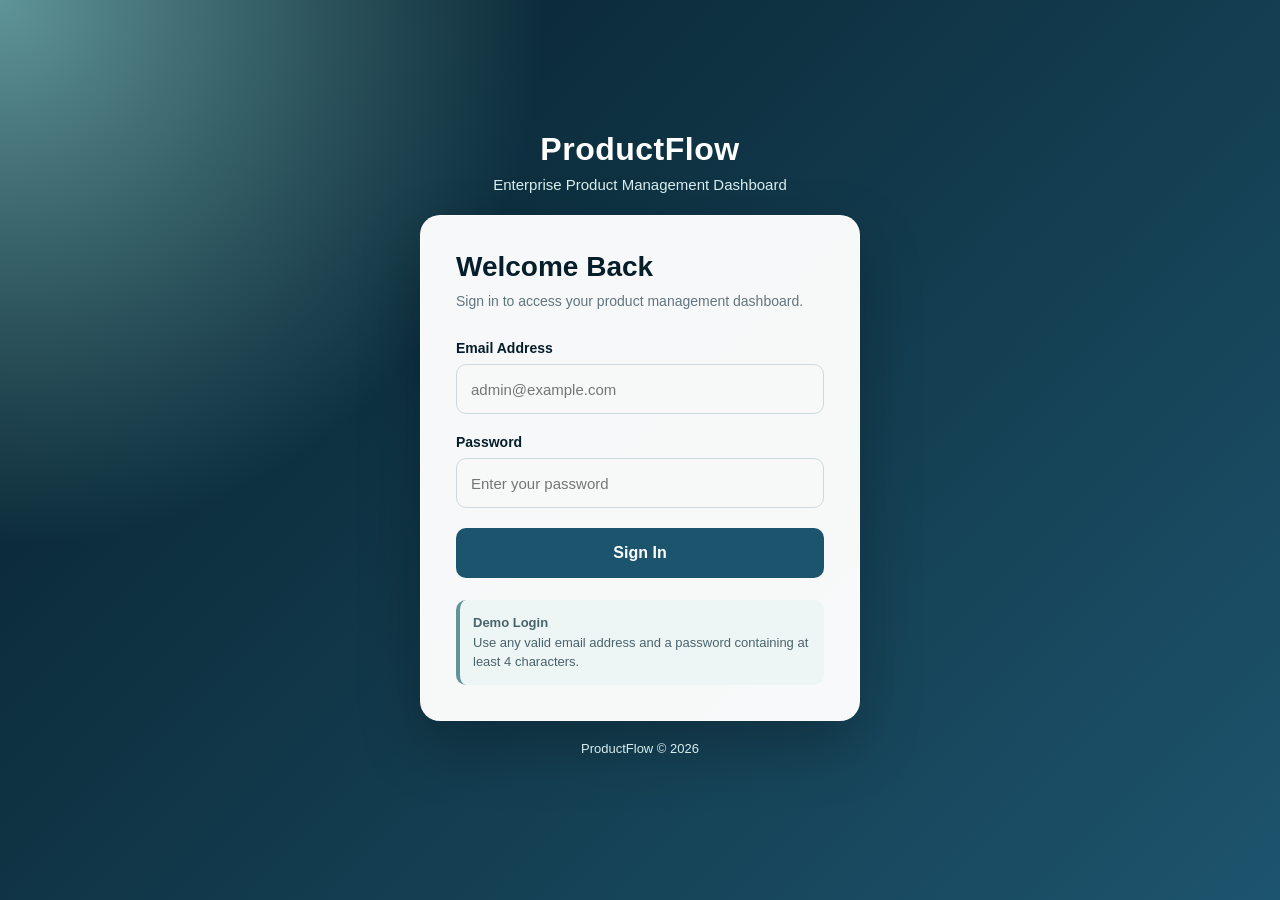
<file: semantic-dashboard/index.html>
<!DOCTYPE html>
<html lang="en">

<head>

    <meta charset="UTF-8">

    <meta
        name="viewport"
        content="width=device-width, initial-scale=1.0"
    >

    <meta
        name="description"
        content="ProductFlow - Enterprise Product Management Dashboard"
    >

    <title>ProductFlow | Dashboard</title>

    <link
        rel="stylesheet"
        href="style.css"
    >

</head>


<body>

    <!-- Skip Navigation -->

    <a
        href="#main-content"
        class="skip-link"
    >
        Skip to main content
    </a>


    <!-- ==================================================
         HEADER
         ================================================== -->

    <header class="site-header">

        <a
            href="#dashboard"
            class="brand"
        >
            ProductFlow
        </a>


        <nav
            class="primary-nav"
            aria-label="Primary navigation"
        >

            <a href="#dashboard">
                Dashboard
            </a>

            <a href="#products">
                Products
            </a>

            <a href="#reports">
                Reports
            </a>

            <a href="#settings">
                Settings
            </a>

        </nav>


        <div class="user-area">

            <span
                id="user-name"
                class="user-name"
            >
                Admin User
            </span>


            <button
                type="button"
                id="logout-button"
                class="secondary-button"
            >
                Logout
            </button>

        </div>

    </header>


    <!-- ==================================================
         PAGE LAYOUT
         ================================================== -->

    <div class="page-layout">


        <!-- ==================================================
             SIDEBAR
             ================================================== -->

        <aside
            class="sidebar"
            aria-label="Dashboard navigation"
        >

            <div class="sidebar-title">
                Workspace
            </div>


            <nav>

                <a href="#dashboard">
                    Dashboard
                </a>

                <a href="#products">
                    Products
                </a>

                <a href="#reports">
                    Reports
                </a>

                <a href="#settings">
                    Settings
                </a>

            </nav>

        </aside>


        <!-- ==================================================
             MAIN
             ================================================== -->

        <main
            id="main-content"
            class="main-content"
        >


            <!-- ==================================================
                 DASHBOARD
                 ================================================== -->

            <section
                id="dashboard"
                aria-labelledby="dashboard-title"
            >

                <div class="section-heading">

                    <div>

                        <span class="section-label">
                            Overview
                        </span>

                        <h1 id="dashboard-title">
                            Product Dashboard
                        </h1>

                        <p>
                            Monitor your products, categories,
                            and application status.
                        </p>

                    </div>

                </div>


                <div class="dashboard-grid">


                    <article class="dashboard-card">

                        <div class="card-icon">
                            📦
                        </div>

                        <div>

                            <p class="card-label">
                                Total Products
                            </p>

                            <strong id="total-products">
                                0
                            </strong>

                        </div>

                    </article>


                    <article class="dashboard-card">

                        <div class="card-icon">
                            🗂️
                        </div>

                        <div>

                            <p class="card-label">
                                Categories
                            </p>

                            <strong id="total-categories">
                                0
                            </strong>

                        </div>

                    </article>


                    <article class="dashboard-card">

                        <div class="card-icon">
                            ●
                        </div>

                        <div>

                            <p class="card-label">
                                Application Status
                            </p>

                            <strong
                                id="application-status"
                                class="status-text"
                            >
                                Loading...
                            </strong>

                        </div>

                    </article>

                </div>

            </section>


            <!-- ==================================================
                 PRODUCTS
                 ================================================== -->

            <section
                id="products"
                class="products-section"
                aria-labelledby="products-title"
            >

                <div class="section-heading">

                    <div>

                        <span class="section-label">
                            Catalog
                        </span>

                        <h2 id="products-title">
                            Product Catalog
                        </h2>

                        <p>
                            Search, filter, and sort products.
                        </p>

                    </div>


                    <button
                        type="button"
                        id="add-product-button"
                        class="primary-button"
                    >
                        + Add Product
                    </button>

                </div>


                <!-- Product Controls -->

                <div class="product-toolbar">

                    <div class="product-controls">


                        <div class="search-group">

                            <label for="product-search">
                                Search Products
                            </label>

                            <input
                                type="search"
                                id="product-search"
                                placeholder="Search by product name or category..."
                                autocomplete="off"
                            >

                        </div>


                        <div class="search-group sort-group">

                            <label for="sort-products">
                                Sort By
                            </label>

                            <select id="sort-products">

                                <option value="default">
                                    Default
                                </option>

                                <option value="price-low">
                                    Price: Low to High
                                </option>

                                <option value="price-high">
                                    Price: High to Low
                                </option>

                                <option value="name">
                                    Name: A to Z
                                </option>

                            </select>

                        </div>

                    </div>

                </div>


                <!-- Categories -->

                <div class="category-section">

                    <h3>
                        Categories
                    </h3>

                    <div
                        id="category-tabs"
                        class="category-tabs"
                        aria-label="Product categories"
                    >
                    </div>

                </div>


                <!-- Error -->

                <div
                    id="error-banner"
                    class="error-banner"
                    role="alert"
                    hidden
                >
                </div>


                <!-- Loading -->

                <div
                    id="loading-message"
                    class="loading-message"
                >

                    Loading products...

                </div>


                <!-- Products -->

                <div
                    id="product-container"
                    class="product-grid"
                >
                </div>

            </section>


            <!-- ==================================================
                 REPORTS
                 ================================================== -->

            <section
                id="reports"
                class="content-section"
                aria-labelledby="reports-title"
            >

                <div class="section-heading">

                    <div>

                        <span class="section-label">
                            Analytics
                        </span>

                        <h2 id="reports-title">
                            Reports & Analysis
                        </h2>

                        <p>
                            Review product catalog activity
                            and application information.
                        </p>

                    </div>

                </div>


                <article class="content-card">

                    <h3>
                        Product Management Report
                    </h3>

                    <p>
                        ProductFlow provides a centralized
                        interface for managing product
                        information, categories, and catalog
                        data.
                    </p>

                    <div class="report-grid">

                        <div class="report-item">

                            <span>
                                Catalog
                            </span>

                            <strong>
                                Dynamic
                            </strong>

                        </div>


                        <div class="report-item">

                            <span>
                                Data Source
                            </span>

                            <strong>
                                REST API
                            </strong>

                        </div>


                        <div class="report-item">

                            <span>
                                Client State
                            </span>

                            <strong>
                                Persistent
                            </strong>

                        </div>

                    </div>

                </article>

            </section>


            <!-- ==================================================
                 SETTINGS
                 ================================================== -->

            <section
                id="settings"
                class="content-section"
                aria-labelledby="settings-title"
            >

                <div class="section-heading">

                    <div>

                        <span class="section-label">
                            Configuration
                        </span>

                        <h2 id="settings-title">
                            Settings
                        </h2>

                        <p>
                            Manage local application data.
                        </p>

                    </div>

                </div>


                <article class="content-card">

                    <h3>
                        Local Data
                    </h3>

                    <p>
                        Clear locally cached product data
                        and reload the latest information.
                    </p>


                    <button
                        type="button"
                        id="clear-cache-button"
                        class="secondary-button"
                    >
                        Clear Cached Data
                    </button>

                </article>

            </section>


        </main>

    </div>


    <!-- ==================================================
         FOOTER
         ================================================== -->

    <footer class="site-footer">

        <p>
            ProductFlow &copy; 2026
        </p>

        <p>
            Accessible Product Management Dashboard
        </p>

    </footer>


    <!-- ==================================================
         JAVASCRIPT
         ================================================== -->

    <script
        type="module"
        src="app.js"
    ></script>

</body>

</html>
</file>
<file: semantic-dashboard/style.css>
/* =========================================================
   PRODUCTFLOW - FINAL UI
   ========================================================= */

:root {
    --bg: #061e29;
    --bg2: #082832;
    --card: #0d303d;
    --card2: #113947;

    --primary: #1d546d;
    --teal: #5f9598;
    --teal-light: #8fc5c8;

    --white: #ffffff;
    --text: #dce9eb;
    --muted: #91adb3;

    --border: rgba(143, 197, 200, 0.18);
    --border-hover: rgba(143, 197, 200, 0.42);

    --danger: #e58d8d;

    --radius: 14px;
}

/* =========================================================
   RESET
   ========================================================= */

* {
    box-sizing: border-box;
    margin: 0;
    padding: 0;
}

html {
    scroll-behavior: smooth;
}

body {
    min-height: 100vh;

    background: var(--bg);

    color: var(--text);

    font-family:
        Inter,
        "Segoe UI",
        Arial,
        sans-serif;

    line-height: 1.5;

    overflow-x: hidden;
}

button,
input,
select,
textarea {
    font: inherit;
}

button {
    cursor: pointer;
}

img {
    max-width: 100%;
    display: block;
}

a {
    text-decoration: none;
    color: inherit;
}

/* =========================================================
   HEADER
   ========================================================= */

.site-header {
    position: sticky;
    top: 0;
    z-index: 1000;

    width: 100%;
    min-height: 72px;

    display: flex;
    align-items: center;
    justify-content: space-between;

    padding: 0 28px;

    background: #061e29;

    border-bottom: 1px solid var(--border);
}

.brand {
    display: flex;
    align-items: center;

    gap: 11px;

    flex-shrink: 0;
}

.brand-mark {
    width: 40px;
    height: 40px;

    display: flex;
    align-items: center;
    justify-content: center;

    border-radius: 10px;

    background: var(--primary);

    color: white;

    font-size: 14px;
    font-weight: 800;
}

.brand-text {
    color: white;

    font-size: 20px;
    font-weight: 800;
}

.primary-nav {
    display: flex;
    align-items: center;

    gap: 5px;

    margin-left: auto;
}

.primary-nav a {
    padding: 8px 12px;

    border-radius: 8px;

    color: var(--text);

    font-size: 13px;
    font-weight: 600;
}

.primary-nav a:hover,
.primary-nav a.active {
    background: rgba(95, 149, 152, 0.13);

    color: white;
}

.header-actions {
    display: flex;
    align-items: center;

    gap: 8px;

    margin-left: 20px;
}

.user-name {
    color: var(--text);

    font-size: 13px;
}

.cart-button,
.logout-button {
    min-height: 38px;

    padding: 7px 12px;

    border: 1px solid var(--border);

    border-radius: 8px;

    background: transparent;

    color: var(--text);

    font-size: 12px;
    font-weight: 700;
}

.cart-button:hover,
.logout-button:hover {
    background: rgba(95, 149, 152, 0.1);

    border-color: var(--border-hover);
}

#cart-count {
    min-width: 20px;
    height: 20px;

    display: inline-flex;
    align-items: center;
    justify-content: center;

    margin-left: 5px;

    border-radius: 50%;

    background: var(--teal);

    color: white;

    font-size: 10px;
    font-weight: 800;
}

/* =========================================================
   LAYOUT
   ========================================================= */

.app-layout {
    width: 100%;

    display: grid;

    grid-template-columns: 220px minmax(0, 1fr);

    min-height: calc(100vh - 72px);
}

.sidebar {
    padding: 24px 14px;

    background: var(--bg2);

    border-right: 1px solid var(--border);
}

.sidebar-title {
    margin: 0 10px 12px;

    color: var(--muted);

    font-size: 10px;
    font-weight: 800;

    text-transform: uppercase;

    letter-spacing: 1px;
}

.sidebar nav {
    display: flex;

    flex-direction: column;

    gap: 4px;
}

.sidebar nav a {
    min-height: 41px;

    display: flex;
    align-items: center;

    padding: 9px 12px;

    border-radius: 8px;

    color: var(--text);

    font-size: 13px;
    font-weight: 600;
}

.sidebar nav a:hover {
    background: rgba(95, 149, 152, 0.1);

    color: white;
}

.sidebar nav a.active {
    background: var(--primary);

    color: white;

    border-left: 3px solid var(--teal-light);
}

/* =========================================================
   MAIN
   ========================================================= */

.main-content {
    width: 100%;
    min-width: 0;

    padding: 32px 34px 55px;

    background: var(--bg);
}

.page-section {
    width: 100%;

    margin-bottom: 45px;
}

.section-heading {
    margin-bottom: 24px;
}

.section-heading h1 {
    color: white;

    font-size: 32px;
    font-weight: 800;
}

.section-heading h2 {
    color: white;

    font-size: 23px;
    font-weight: 750;
}

.section-heading p {
    margin-top: 6px;

    color: var(--muted);

    font-size: 13px;
}

/* =========================================================
   DASHBOARD
   ========================================================= */

.dashboard-grid {
    width: 100%;

    display: grid;

    grid-template-columns:
        repeat(3, minmax(0, 1fr));

    gap: 18px;

    margin-bottom: 38px;
}

.dashboard-card {
    min-width: 0;

    padding: 21px;

    background: var(--card);

    border: 1px solid var(--border);

    border-radius: var(--radius);
}

.card-label {
    color: var(--muted);

    font-size: 12px;
    font-weight: 650;
}

.dashboard-card strong {
    display: block;

    margin-top: 6px;

    color: white;

    font-size: 30px;
    font-weight: 800;
}

/* =========================================================
   PRODUCT HEADER
   ========================================================= */

.product-section-heading {
    width: 100%;

    display: flex;

    align-items: center;

    justify-content: space-between;

    gap: 20px;

    margin-bottom: 20px;
}

.product-section-heading h2 {
    color: white;

    font-size: 23px;
    font-weight: 750;
}

.product-section-heading p {
    margin-top: 5px;

    color: var(--muted);

    font-size: 13px;
}

/* =========================================================
   TOOLBAR
   ========================================================= */

.product-toolbar {
    width: 100%;

    display: grid;

    grid-template-columns:
        minmax(0, 1fr)
        210px;

    gap: 14px;

    margin-bottom: 22px;
}

.search-group,
.sort-group {
    min-width: 0;
}

.search-group label,
.sort-group label {
    display: block;

    margin-bottom: 6px;

    color: var(--text);

    font-size: 12px;
    font-weight: 700;
}

input,
select,
textarea {
    width: 100%;

    min-height: 42px;

    padding: 9px 12px;

    border: 1px solid var(--border);

    border-radius: 8px;

    outline: none;

    background: #092a36;

    color: white;
}

input::placeholder,
textarea::placeholder {
    color: #77949a;
}

input:focus,
select:focus,
textarea:focus {
    border-color: var(--teal);

    box-shadow:
        0 0 0 3px rgba(95, 149, 152, 0.1);
}

select option {
    background: var(--card);

    color: white;
}

/* =========================================================
   CATEGORIES
   ========================================================= */

.category-section {
    margin-bottom: 24px;
}

.category-section h3 {
    margin-bottom: 8px;

    color: var(--text);

    font-size: 12px;
}

.category-tabs {
    width: 100%;

    display: flex;

    flex-wrap: wrap;

    gap: 7px;
}

.category-tab {
    min-height: 34px;

    padding: 6px 13px;

    border: 1px solid var(--border);

    border-radius: 999px;

    background: transparent;

    color: var(--text);

    font-size: 12px;
    font-weight: 650;
}

.category-tab:hover {
    background: rgba(95, 149, 152, 0.1);

    border-color: var(--border-hover);
}

.category-tab.active {
    background: var(--primary);

    border-color: var(--teal);

    color: white;
}

/* =========================================================
   BUTTONS
   ========================================================= */

.primary-button,
.secondary-button,
.danger-button {
    min-height: 39px;

    padding: 8px 13px;

    border-radius: 8px;

    font-size: 12px;
    font-weight: 750;
}

.primary-button {
    border: 1px solid var(--teal);

    background: var(--primary);

    color: white;
}

.primary-button:hover {
    background: #286b84;
}

.secondary-button {
    border: 1px solid var(--border);

    background: rgba(95, 149, 152, 0.07);

    color: var(--text);
}

.secondary-button:hover {
    background: rgba(95, 149, 152, 0.16);

    color: white;
}

.danger-button {
    border: 1px solid rgba(229, 141, 141, 0.25);

    background: rgba(229, 141, 141, 0.06);

    color: #ffb0b0;
}

.danger-button:hover {
    background: rgba(229, 141, 141, 0.15);
}

/* =========================================================
   !!! PRODUCT GRID !!!
   ========================================================= */

/*
   IMPORTANT:
   Cards will ALWAYS be arranged horizontally.
   Desktop = 3 cards
   Medium screen = 2 cards
   Mobile = 1 card
*/

.product-container {
    width: 100%;

    display: grid !important;

    grid-template-columns:
        repeat(3, minmax(0, 1fr)) !important;

    gap: 22px !important;

    align-items: stretch;

    justify-items: stretch;
}

/* =========================================================
   PRODUCT CARD
   ========================================================= */

.product-card {
    display: flex !important;

    flex-direction: column !important;

    width: auto !important;

    min-width: 0 !important;

    max-width: none !important;

    height: 100%;

    margin: 0 !important;

    padding: 0 !important;

    overflow: hidden;

    background: var(--card);

    border: 1px solid var(--border);

    border-radius: 14px;

    box-shadow:
        0 8px 25px rgba(0, 0, 0, 0.18);

    transition:
        transform 0.2s ease,
        border-color 0.2s ease,
        box-shadow 0.2s ease;
}

.product-card:hover {
    transform: translateY(-4px);

    border-color: var(--border-hover);

    box-shadow:
        0 14px 35px rgba(0, 0, 0, 0.28);
}

/* =========================================================
   PRODUCT IMAGE
   ========================================================= */

.product-image-wrapper {
    width: 100% !important;

    height: 225px !important;

    min-height: 225px;

    flex-shrink: 0;

    display: flex;

    align-items: center;

    justify-content: center;

    padding: 22px;

    background: #f3f4f4;

    overflow: hidden;
}

.product-image {
    width: 100% !important;

    height: 100% !important;

    max-width: 100%;

    max-height: 100%;

    object-fit: contain;

    display: block;
}

.product-card:hover .product-image {
    transform: scale(1.03);
}

/* =========================================================
   PRODUCT INFO
   ========================================================= */

.product-info {
    width: 100% !important;

    min-width: 0;

    flex: 1;

    display: flex;

    flex-direction: column;

    padding: 18px;
}

/* =========================================================
   CATEGORY
   ========================================================= */

.product-category {
    width: 100%;

    height: 19px;

    margin-bottom: 7px;

    overflow: hidden;

    color: var(--teal-light);

    font-size: 10px;
    font-weight: 800;

    line-height: 19px;

    letter-spacing: 0.8px;

    text-transform: uppercase;

    white-space: nowrap;

    text-overflow: ellipsis;
}

/* =========================================================
   TITLE
   ========================================================= */

.product-title {
    width: 100%;

    min-height: 44px;

    max-height: 44px;

    margin: 0;

    overflow: hidden;

    color: white;

    font-size: 15px;

    font-weight: 750;

    line-height: 22px;

    display: -webkit-box;

    -webkit-line-clamp: 2;

    -webkit-box-orient: vertical;
}

/* =========================================================
   DESCRIPTION
   ========================================================= */

.product-description {
    width: 100%;

    min-height: 60px;

    max-height: 60px;

    margin-top: 9px;

    overflow: hidden;

    color: var(--text);

    font-size: 12.5px;

    line-height: 20px;

    display: -webkit-box;

    -webkit-line-clamp: 3;

    -webkit-box-orient: vertical;
}

/* =========================================================
   PRICE
   ========================================================= */

.product-price {
    min-height: 30px;

    margin-top: 13px;

    color: white;

    font-size: 19px;

    font-weight: 800;

    line-height: 30px;
}

/* =========================================================
   PRODUCT ACTIONS
   ========================================================= */

.product-actions {
    width: 100% !important;

    display: grid !important;

    grid-template-columns:
        minmax(0, 1.4fr)
        minmax(0, 1fr)
        minmax(0, 1fr) !important;

    gap: 7px;

    margin-top: auto;

    padding-top: 17px;
}

.product-actions button {
    width: 100% !important;

    min-width: 0 !important;

    min-height: 38px;

    padding: 7px 5px;

    border-radius: 7px;

    font-size: 11px;

    font-weight: 750;

    white-space: nowrap;

    overflow: hidden;

    text-overflow: ellipsis;
}

/* =========================================================
   EMPTY STATE
   ========================================================= */

.empty-state {
    grid-column: 1 / -1;

    min-height: 180px;

    display: flex;

    align-items: center;

    justify-content: center;

    padding: 30px;

    border: 1px dashed var(--border-hover);

    border-radius: 12px;

    color: var(--muted);

    text-align: center;
}

/* =========================================================
   LOADING
   ========================================================= */

.loading-message {
    min-height: 170px;

    display: flex;

    align-items: center;

    justify-content: center;

    color: var(--muted);
}

/* =========================================================
   ERROR
   ========================================================= */

.error-banner {
    margin-bottom: 20px;

    padding: 13px 15px;

    border: 1px solid rgba(229, 141, 141, 0.3);

    border-radius: 9px;

    background: rgba(229, 141, 141, 0.08);

    color: #ffb0b0;

    font-size: 13px;
}

/* =========================================================
   REPORTS
   ========================================================= */

.report-list {
    display: grid;

    gap: 10px;
}

.report-item {
    display: flex;

    align-items: center;

    justify-content: space-between;

    padding: 14px 16px;

    border: 1px solid var(--border);

    border-radius: 9px;

    background: rgba(29, 84, 109, 0.12);
}

.report-item span {
    color: var(--text);
}

.report-item strong {
    color: white;
}

/* =========================================================
   SETTINGS
   ========================================================= */

.settings-actions {
    display: flex;

    flex-wrap: wrap;

    gap: 9px;
}

/* =========================================================
   MODAL
   ========================================================= */

dialog {
    width: min(550px, calc(100% - 30px));

    max-height: 90vh;

    margin: auto;

    padding: 0;

    border: 1px solid var(--border);

    border-radius: 15px;

    background: var(--card);

    color: white;

    box-shadow:
        0 25px 70px rgba(0, 0, 0, 0.5);
}

dialog::backdrop {
    background: rgba(0, 0, 0, 0.72);
}

.modal-header {
    display: flex;

    align-items: center;

    justify-content: space-between;

    padding: 19px 21px;

    border-bottom: 1px solid var(--border);
}

.modal-header h2 {
    color: white;

    font-size: 19px;
}

.close-button {
    width: 34px;
    height: 34px;

    display: flex;

    align-items: center;

    justify-content: center;

    border: 1px solid var(--border);

    border-radius: 7px;

    background: transparent;

    color: var(--text);
}

.close-button:hover {
    background: rgba(95, 149, 152, 0.12);

    color: white;
}

.modal-body {
    padding: 21px;
}

/* =========================================================
   FORM
   ========================================================= */

.product-form {
    display: grid;

    gap: 14px;
}

.form-field {
    display: grid;

    gap: 6px;
}

.form-field label {
    color: var(--text);

    font-size: 12px;

    font-weight: 700;
}

.form-actions {
    display: flex;

    justify-content: flex-end;

    gap: 8px;
}

/* =========================================================
   CART
   ========================================================= */

.cart-items {
    display: grid;

    gap: 10px;
}

.cart-item {
    display: grid;

    grid-template-columns:
        55px
        minmax(0, 1fr)
        auto;

    align-items: center;

    gap: 12px;

    padding: 11px;

    border: 1px solid var(--border);

    border-radius: 9px;

    background: rgba(29, 84, 109, 0.12);
}

.cart-item-image {
    width: 55px;
    height: 55px;

    padding: 6px;

    background: #f3f4f4;

    border-radius: 7px;

    object-fit: contain;
}

.cart-item-info {
    min-width: 0;
}

.cart-item-info h3 {
    color: white;

    font-size: 13px;
}

.cart-item-info p {
    color: var(--teal-light);

    font-size: 12px;
}

.cart-item-controls {
    display: flex;

    align-items: center;

    gap: 5px;
}

.cart-item-controls button {
    width: 28px;
    height: 28px;

    border: 1px solid var(--border);

    border-radius: 6px;

    background: transparent;

    color: white;
}

.cart-summary {
    display: flex;

    justify-content: space-between;

    margin-top: 18px;

    padding-top: 15px;

    border-top: 1px solid var(--border);

    color: var(--text);
}

#cart-total {
    color: white;

    font-size: 18px;

    font-weight: 800;
}

/* =========================================================
   FOOTER
   ========================================================= */

.site-footer {
    padding: 22px;

    border-top: 1px solid var(--border);

    background: var(--bg);

    color: var(--muted);

    text-align: center;

    font-size: 12px;
}

/* =========================================================
   LARGE DESKTOP
   ========================================================= */

@media (min-width: 1400px) {

    .product-container {
        grid-template-columns:
            repeat(4, minmax(0, 1fr)) !important;
    }

}

/* =========================================================
   MEDIUM DESKTOP / TABLET
   ========================================================= */

@media (max-width: 1100px) {

    .primary-nav {
        display: none;
    }

    .app-layout {
        grid-template-columns:
            200px minmax(0, 1fr);
    }

    .main-content {
        padding: 28px 25px 45px;
    }

    .product-container {
        grid-template-columns:
            repeat(2, minmax(0, 1fr)) !important;
    }

    .dashboard-grid {
        grid-template-columns:
            repeat(3, minmax(0, 1fr));
    }

}

/* =========================================================
   TABLET
   ========================================================= */

@media (max-width: 850px) {

    .dashboard-grid {
        grid-template-columns:
            repeat(2, minmax(0, 1fr));
    }

    .product-toolbar {
        grid-template-columns: 1fr;
    }

}

/* =========================================================
   MOBILE
   ========================================================= */

@media (max-width: 700px) {

    .site-header {
        min-height: auto;

        padding: 12px 16px;

        flex-wrap: wrap;
    }

    .header-actions {
        width: 100%;

        justify-content: flex-end;

        margin-left: 0;
    }

    .app-layout {
        display: block;
    }

    .sidebar {
        display: none;
    }

    .main-content {
        padding: 23px 16px 40px;
    }

    .dashboard-grid {
        grid-template-columns: 1fr;
    }

    /*
       Mobile becomes one card per row.
       Desktop remains side-by-side.
    */

    .product-container {
        grid-template-columns: 1fr !important;

        gap: 18px !important;
    }

    .product-section-heading {
        align-items: flex-start;

        flex-direction: column;
    }

    .add-product-button {
        width: 100%;
    }

    .product-image-wrapper {
        height: 240px !important;

        min-height: 240px;
    }

}

/* =========================================================
   SMALL MOBILE
   ========================================================= */

@media (max-width: 480px) {

    .site-header {
        padding: 11px 12px;
    }

    .brand-text {
        font-size: 17px;
    }

    .user-name {
        display: none;
    }

    .cart-button,
    .logout-button {
        padding: 7px 9px;

        font-size: 11px;
    }

    .main-content {
        padding: 20px 12px 35px;
    }

    .section-heading h1 {
        font-size: 25px;
    }

    .section-heading h2,
    .product-section-heading h2 {
        font-size: 20px;
    }

    .product-image-wrapper {
        height: 225px !important;

        min-height: 225px;
    }

    .product-actions {
        grid-template-columns: 1fr !important;
    }

}

/* =========================================================
   VERY SMALL MOBILE
   ========================================================= */

@media (max-width: 360px) {

    .product-image-wrapper {
        height: 205px !important;

        min-height: 205px;
    }

}
</file>
